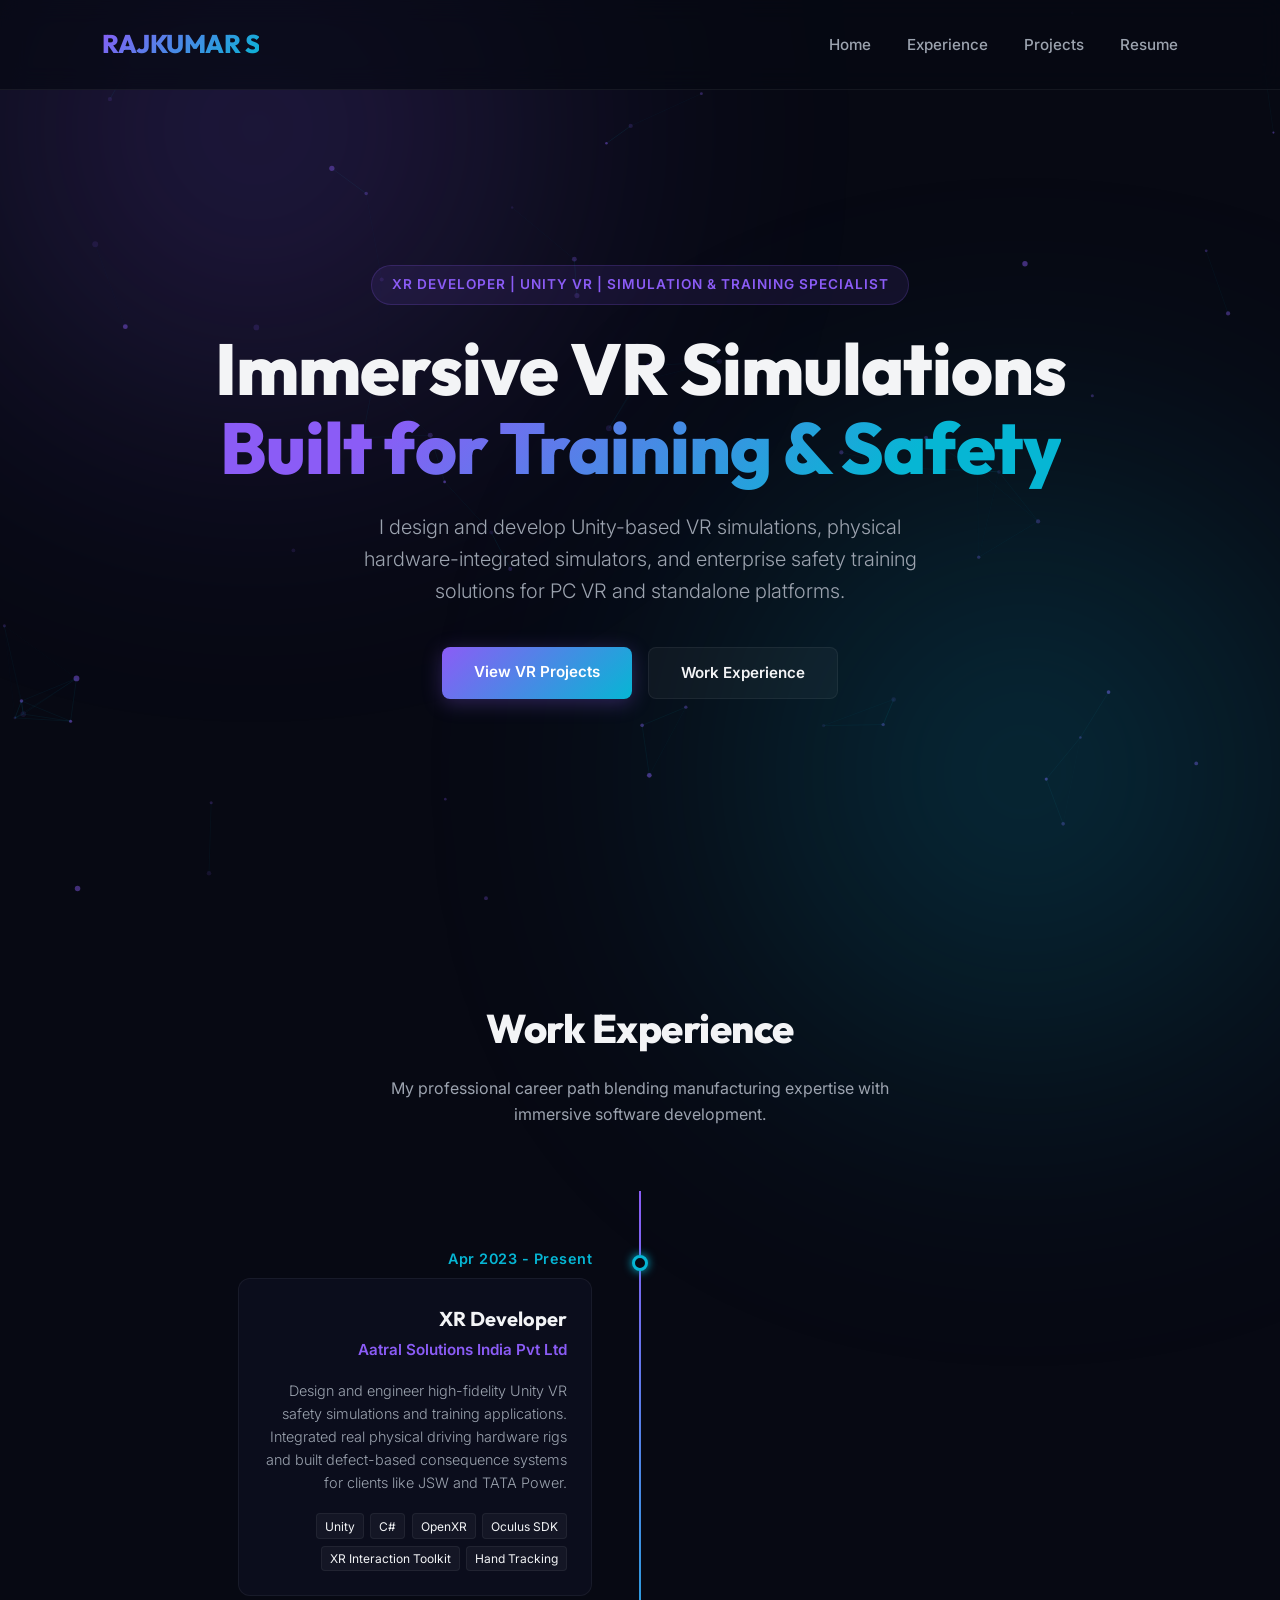
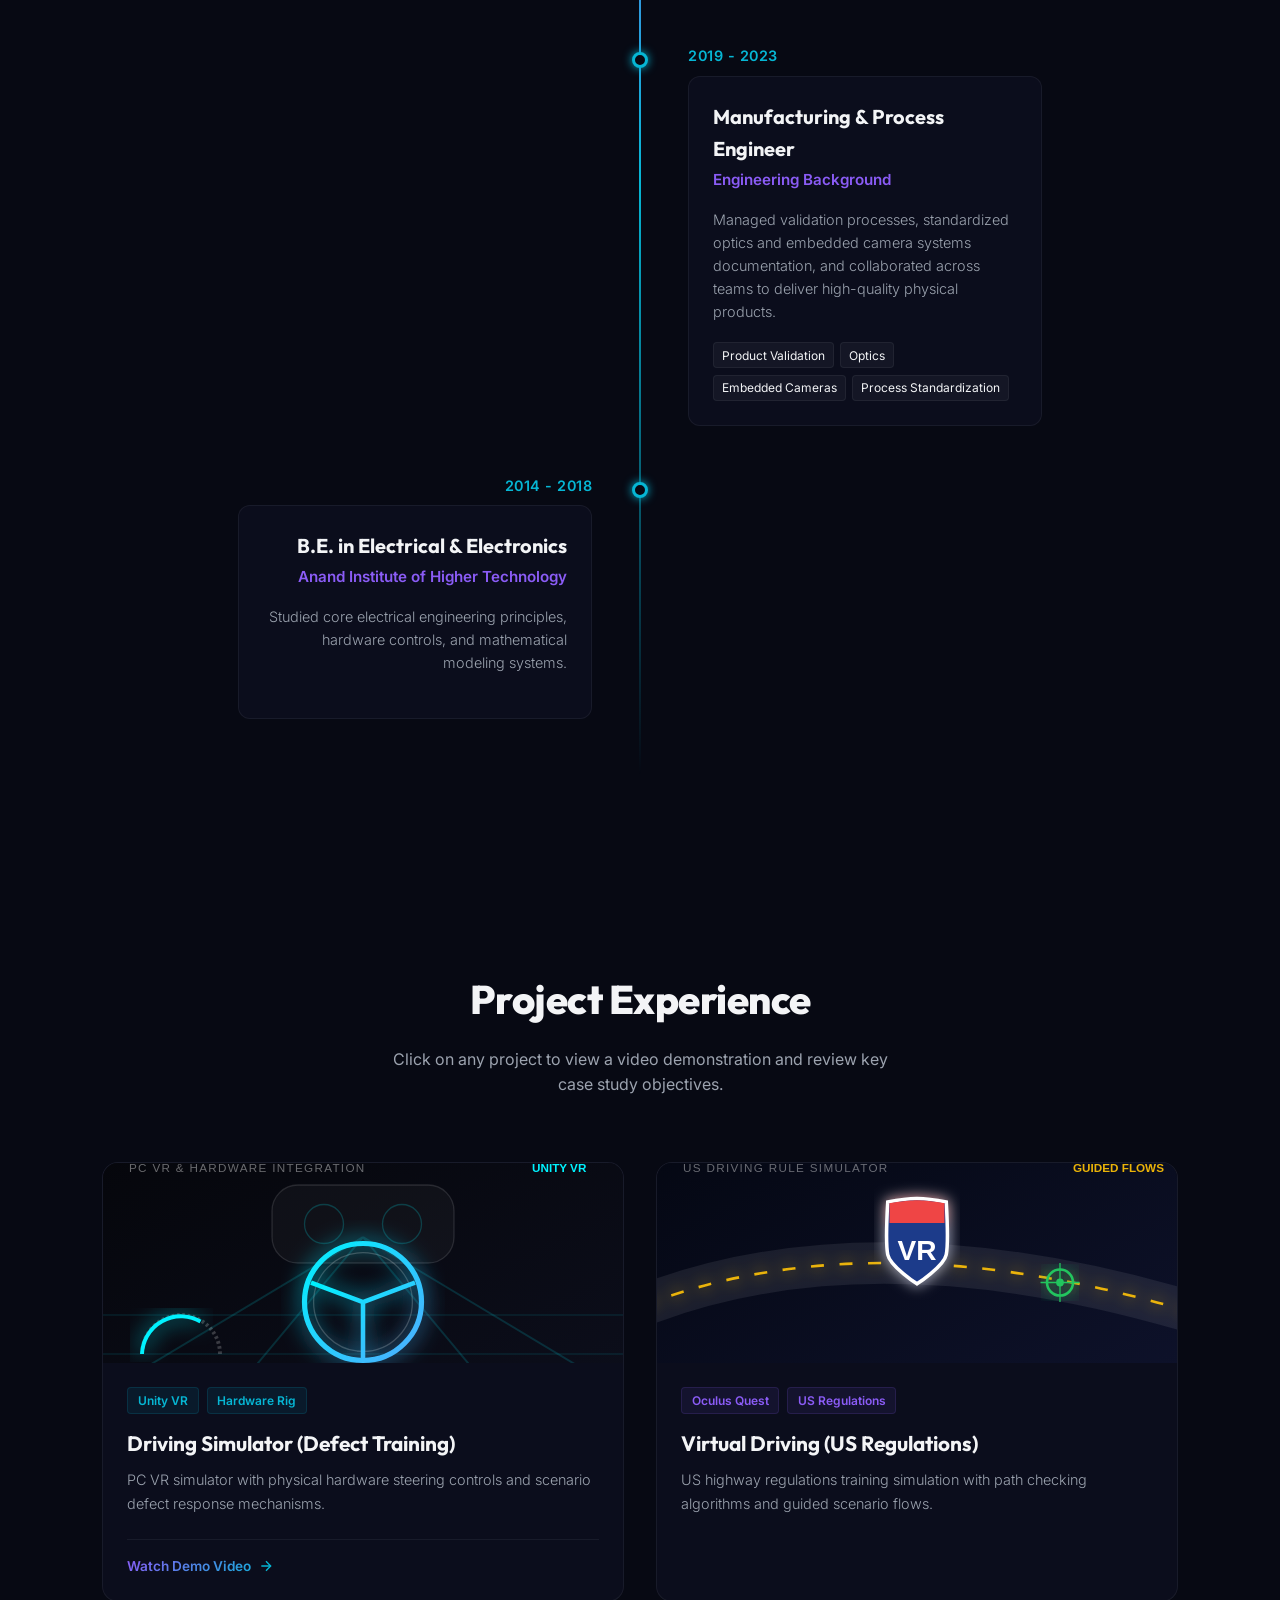
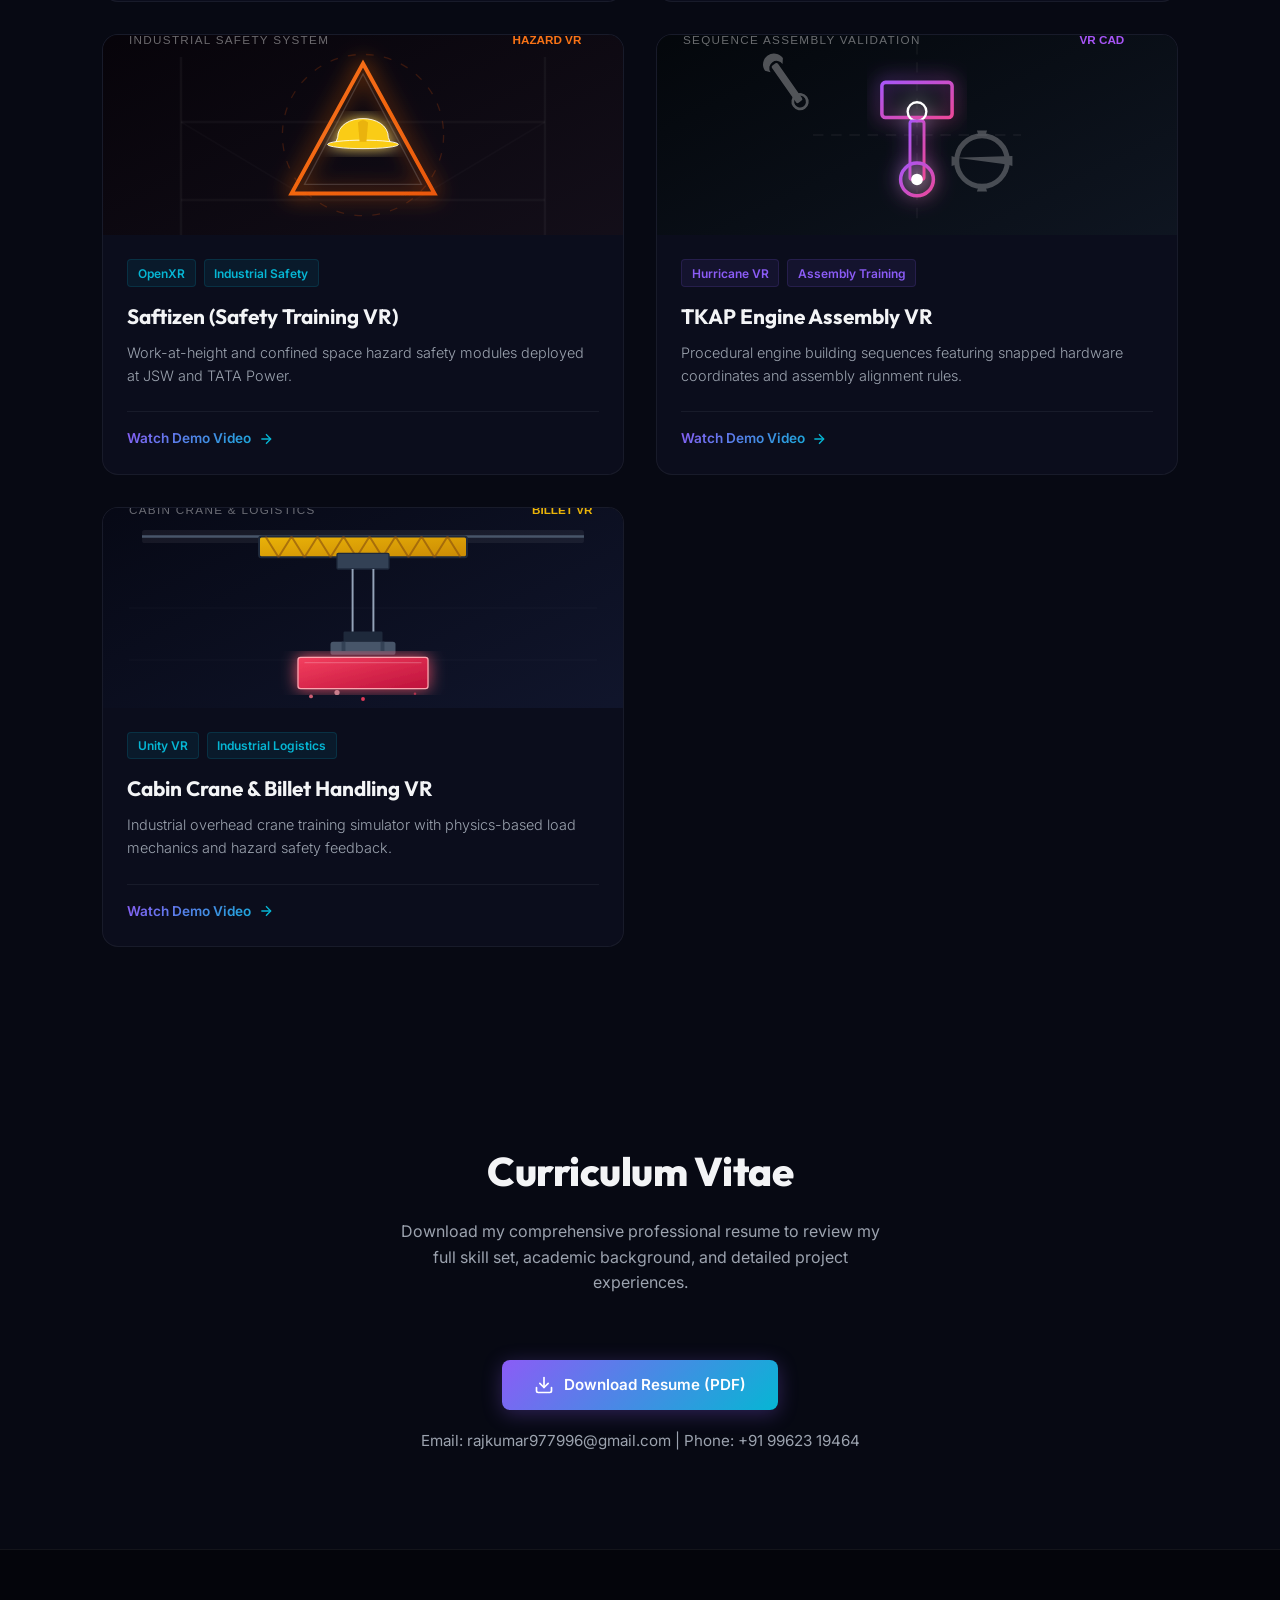
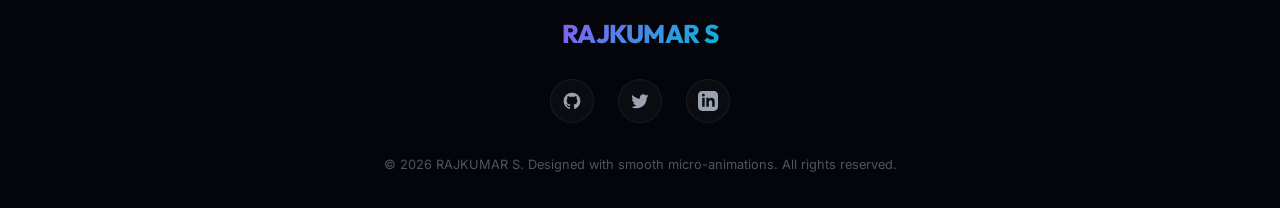
<file: index.html>
<!DOCTYPE html>
<html lang="en">

<head>
    <meta charset="UTF-8">
    <meta name="viewport" content="width=device-width, initial-scale=1.0">
    <title>Rajkumar S | XR Developer Portfolio</title>
    <meta name="description"
        content="Explore interactive Unity VR simulations, industrial safety modules, and hardware-integrated simulators developed by Rajkumar S.">
    <link rel="stylesheet" href="style.css">
</head>

<body>

    <!-- Canvas for interactive background particles -->
    <canvas id="particle-canvas"></canvas>

    <!-- Glowing ambient background blobs -->
    <div class="ambient-glow glow-1"></div>
    <div class="ambient-glow glow-2"></div>

    <!-- Header Navigation -->
    <header>
        <a href="#" class="logo">RAJKUMAR S</a>
        <nav>
            <a href="#hero">Home</a>
            <a href="#experience">Experience</a>
            <a href="#projects">Projects</a>
            <a href="#resume">Resume</a>
        </nav>
    </header>

    <!-- Hero Section -->
    <section id="hero" class="hero">
        <div class="badge">XR Developer | Unity VR | Simulation &amp; Training Specialist</div>
        <h1>Immersive VR Simulations<br><span class="gradient-text">Built for Training &amp; Safety</span></h1>
        <p>I design and develop Unity-based VR simulations, physical hardware-integrated simulators, and enterprise
            safety training solutions for PC VR and standalone platforms.</p>
        <div class="cta-group">
            <a href="#projects" class="btn btn-primary">View VR Projects</a>
            <a href="#experience" class="btn btn-secondary">Work Experience</a>
        </div>
    </section>

    <!-- Experience Section -->
    <section id="experience">
        <div class="section-header reveal">
            <h2>Work Experience</h2>
            <p>My professional career path blending manufacturing expertise with immersive software development.</p>
        </div>

        <div class="timeline">
            <!-- Timeline Item 1 -->
            <div class="timeline-item reveal">
                <div class="timeline-dot"></div>
                <div class="timeline-date">Apr 2023 - Present</div>
                <div class="timeline-content">
                    <h3>XR Developer</h3>
                    <div class="company-name">Aatral Solutions India Pvt Ltd</div>
                    <p class="experience-desc">Design and engineer high-fidelity Unity VR safety simulations and
                        training applications. Integrated real physical driving hardware rigs and built defect-based
                        consequence systems for clients like JSW and TATA Power.</p>
                    <div class="tech-tags">
                        <span class="tech-tag">Unity</span>
                        <span class="tech-tag">C#</span>
                        <span class="tech-tag">OpenXR</span>
                        <span class="tech-tag">Oculus SDK</span>
                        <span class="tech-tag">XR Interaction Toolkit</span>
                        <span class="tech-tag">Hand Tracking</span>
                    </div>
                </div>
            </div>

            <!-- Timeline Item 2 -->
            <div class="timeline-item reveal">
                <div class="timeline-dot"></div>
                <div class="timeline-date">2019 - 2023</div>
                <div class="timeline-content">
                    <h3>Manufacturing &amp; Process Engineer</h3>
                    <div class="company-name">Engineering Background</div>
                    <p class="experience-desc">Managed validation processes, standardized optics and embedded camera
                        systems documentation, and collaborated across teams to deliver high-quality physical products.
                    </p>
                    <div class="tech-tags">
                        <span class="tech-tag">Product Validation</span>
                        <span class="tech-tag">Optics</span>
                        <span class="tech-tag">Embedded Cameras</span>
                        <span class="tech-tag">Process Standardization</span>
                    </div>
                </div>
            </div>

            <!-- Timeline Item 3 -->
            <div class="timeline-item reveal">
                <div class="timeline-dot"></div>
                <div class="timeline-date">2014 - 2018</div>
                <div class="timeline-content">
                    <h3>B.E. in Electrical &amp; Electronics</h3>
                    <div class="company-name">Anand Institute of Higher Technology</div>
                    <p class="experience-desc">Studied core electrical engineering principles, hardware controls, and
                        mathematical modeling systems.</p>
                </div>
            </div>
        </div>
    </section>

    <!-- Projects Grid Section -->
    <section id="projects">
        <div class="section-header reveal">
            <h2>Project Experience</h2>
            <p>Click on any project to view a video demonstration and review key case study objectives.</p>
        </div>

        <div class="projects-grid">
            <!-- Project Card 1 -->
            <div class="project-card reveal"
                data-video-src="https://github.com/RajXR-art/Portfolio/releases/download/TKAPDrivingDefectSimulator/TkapDrivingSimulator.mp4"
                data-project-title="Driving Simulator"
                data-project-desc="A PC VR driving simulation integrating real vehicle physical hardware controllers. Features scenario-based training pipelines alongside an intelligent defect-based consequence system to deliver instant behavioral feedback.">
                <div class="card-media">
                    <img src="driving_simulator.svg" alt="VR Driving Simulator" id="img-driving">
                    <div class="media-overlay">
                        <div class="play-badge">
                            <svg viewBox="0 0 24 24" width="24" height="24">
                                <path d="M8 5v14l11-7z" />
                            </svg>
                        </div>
                    </div>
                </div>
                <div class="card-content">
                    <div class="card-tags">
                        <span class="card-tag">Unity VR</span>
                        <span class="card-tag">Hardware Rig</span>
                    </div>
                    <h3>Driving Simulator (Defect Training)</h3>
                    <p>PC VR simulator with physical hardware steering controls and scenario defect response mechanisms.
                    </p>
                    <div class="card-footer">
                        <span class="watch-text">
                            Watch Demo Video
                            <svg viewBox="0 0 24 24" width="16" height="16" fill="none" stroke="currentColor"
                                stroke-width="2">
                                <line x1="5" y1="12" x2="19" y2="12"></line>
                                <polyline points="12 5 19 12 12 19"></polyline>
                            </svg>
                        </span>
                    </div>
                </div>
            </div>

            <!-- Project Card 2 (No Video) -->
            <div class="project-card reveal">
                <div class="card-media">
                    <img src="us_driving.svg" alt="US Road Rules Simulator" id="img-us-driving">
                </div>
                <div class="card-content">
                    <div class="card-tags">
                        <span class="card-tag">Oculus Quest</span>
                        <span class="card-tag">US Regulations</span>
                    </div>
                    <h3>Virtual Driving (US Regulations)</h3>
                    <p>US highway regulations training simulation with path checking algorithms and guided scenario
                        flows.</p>
                </div>
            </div>

            <!-- Project Card 3 -->
            <div class="project-card reveal"
                data-video-src="https://github.com/RajXR-art/Portfolio/releases/download/Safetizen/Saftizen.mp4"
                data-project-title="Saftizen - Industrial Safety"
                data-project-desc="Immersive hazard identification and procedure practice suites built for JSW and TATA Power. Covers high-risk operations including Work at Height, Confined Space navigation, and shopfloor checklists.">
                <div class="card-media">
                    <img src="saftizen.svg" alt="Saftizen Safety Simulator" id="img-saftizen">
                    <div class="media-overlay">
                        <div class="play-badge">
                            <svg viewBox="0 0 24 24" width="24" height="24">
                                <path d="M8 5v14l11-7z" />
                            </svg>
                        </div>
                    </div>
                </div>
                <div class="card-content">
                    <div class="card-tags">
                        <span class="card-tag">OpenXR</span>
                        <span class="card-tag">Industrial Safety</span>
                    </div>
                    <h3>Saftizen (Safety Training VR)</h3>
                    <p>Work-at-height and confined space hazard safety modules deployed at JSW and TATA Power.</p>
                    <div class="card-footer">
                        <span class="watch-text">
                            Watch Demo Video
                            <svg viewBox="0 0 24 24" width="16" height="16" fill="none" stroke="currentColor"
                                stroke-width="2">
                                <line x1="5" y1="12" x2="19" y2="12"></line>
                                <polyline points="12 5 19 12 12 19"></polyline>
                            </svg>
                        </span>
                    </div>
                </div>
            </div>

            <!-- Project Card 4 -->
            <div class="project-card reveal"
                data-video-src="https://github.com/RajXR-art/Portfolio/releases/download/TkapEngineAssembly/TKAP.Engine.Assembly.mp4"
                data-project-title="TKAP Assembly Training"
                data-project-desc="Procedural engine assembly sequence validation system. Developed using Hurricane VR framework to allow fine-grained mechanical assembly tasks, alignment snapping, and process sequence validation checkouts.">
                <div class="card-media">
                    <img src="engine_assembly.svg" alt="Assembly Assembly Simulator" id="img-tkap">
                    <div class="media-overlay">
                        <div class="play-badge">
                            <svg viewBox="0 0 24 24" width="24" height="24">
                                <path d="M8 5v14l11-7z" />
                            </svg>
                        </div>
                    </div>
                </div>
                <div class="card-content">
                    <div class="card-tags">
                        <span class="card-tag">Hurricane VR</span>
                        <span class="card-tag">Assembly Training</span>
                    </div>
                    <h3>TKAP Engine Assembly VR</h3>
                    <p>Procedural engine building sequences featuring snapped hardware coordinates and assembly
                        alignment rules.</p>
                    <div class="card-footer">
                        <span class="watch-text">
                            Watch Demo Video
                            <svg viewBox="0 0 24 24" width="16" height="16" fill="none" stroke="currentColor"
                                stroke-width="2">
                                <line x1="5" y1="12" x2="19" y2="12"></line>
                                <polyline points="12 5 19 12 12 19"></polyline>
                            </svg>
                        </span>
                    </div>
                </div>
            </div>

            <!-- Project Card 5 -->
            <div class="project-card reveal"
                data-video-src="https://github.com/RajXR-art/Portfolio/releases/download/CraneSimulator/Crane.simulator.mp4"
                data-project-title="Cabin Crane &amp; Billet Handling VR"
                data-project-desc="Interactive overhead cabin crane simulation for industrial steel plant operations. Features realistic crane physical controls, billet hoisting mechanics, collision alerts, and safety check procedures.">
                <div class="card-media">
                    <img src="cabin_crane.svg" alt="Cabin Crane Simulator" id="img-cabin-crane">
                    <div class="media-overlay">
                        <div class="play-badge">
                            <svg viewBox="0 0 24 24" width="24" height="24">
                                <path d="M8 5v14l11-7z" />
                            </svg>
                        </div>
                    </div>
                </div>
                <div class="card-content">
                    <div class="card-tags">
                        <span class="card-tag">Unity VR</span>
                        <span class="card-tag">Industrial Logistics</span>
                    </div>
                    <h3>Cabin Crane &amp; Billet Handling VR</h3>
                    <p>Industrial overhead crane training simulator with physics-based load mechanics and hazard safety
                        feedback.</p>
                    <div class="card-footer">
                        <span class="watch-text">
                            Watch Demo Video
                            <svg viewBox="0 0 24 24" width="16" height="16" fill="none" stroke="currentColor"
                                stroke-width="2">
                                <line x1="5" y1="12" x2="19" y2="12"></line>
                                <polyline points="12 5 19 12 12 19"></polyline>
                            </svg>
                        </span>
                    </div>
                </div>
            </div>
        </div>
    </section>

    <!-- Custom Video Modal -->
    <div class="modal-overlay" id="video-modal">
        <div class="modal-container">
            <div class="modal-header">
                <div class="modal-title-area">
                    <h3 id="modal-project-title">Project Reference Video</h3>
                    <p id="modal-project-tag">Interactive Case Study Showcase</p>
                </div>
                <button class="close-modal" id="close-modal-btn" aria-label="Close modal">
                    <svg viewBox="0 0 24 24" width="18" height="18" fill="none" stroke="currentColor" stroke-width="2">
                        <line x1="18" y1="6" x2="6" y2="18"></line>
                        <line x1="6" y1="6" x2="18" y2="18"></line>
                    </svg>
                </button>
            </div>

            <!-- Custom Video Player Wrapper -->
            <div class="video-wrapper paused" id="video-wrapper">
                <video id="showcase-video" playsinline webkit-playsinline>
                    <source src="" type="video/mp4">
                    Your browser does not support the video tag.
                </video>

                <!-- Center Big Play Button Overlay -->
                <div class="big-play-btn" id="big-play-btn">
                    <svg viewBox="0 0 24 24" width="30" height="30">
                        <path d="M8 5v14l11-7z" fill="currentColor" />
                    </svg>
                </div>

                <!-- Custom Overlay Controls -->
                <div class="video-controls">
                    <div class="timeline-container" id="timeline-container">
                        <div class="timeline-bar" id="timeline-bar">
                            <div class="timeline-handle"></div>
                        </div>
                    </div>
                    <div class="controls-row">
                        <div class="controls-left">
                            <button class="control-btn" id="play-pause-btn" aria-label="Play">
                                <svg viewBox="0 0 24 24" id="play-icon">
                                    <path d="M8 5v14l11-7z" />
                                </svg>
                                <svg viewBox="0 0 24 24" id="pause-icon" style="display:none;">
                                    <path d="M6 19h4V5H6v14zm8-14v14h4V5h-4z" />
                                </svg>
                            </button>
                            <div class="volume-container">
                                <button class="control-btn" id="mute-btn" aria-label="Mute">
                                    <svg viewBox="0 0 24 24" id="volume-high-icon">
                                        <path
                                            d="M3 9v6h4l5 5V4L7 9H3zm13.5 3c0-1.77-1.02-3.29-2.5-4.03v8.05c1.48-.73 2.5-2.25 2.5-4.02zM14 3.23v2.06c2.89.86 5 3.54 5 6.71s-2.11 5.85-5 6.71v2.06c4.01-.91 7-4.49 7-8.77s-2.99-7.86-7-8.77z" />
                                    </svg>
                                    <svg viewBox="0 0 24 24" id="volume-muted-icon" style="display:none;">
                                        <path
                                            d="M16.5 12c0-1.77-1.02-3.29-2.5-4.03v2.21l2.45 2.45c.03-.21.05-.42.05-.63zm2.5 0c0 .94-.2 1.82-.54 2.64l1.51 1.51C20.63 14.91 21 13.5 21 12c0-4.28-2.99-7.86-7-8.77v2.06c2.89.86 5 3.54 5 6.71zM4.27 3L3 4.27 7.73 9H3v6h4l5 5v-6.73l4.25 4.25c-.67.52-1.42.93-2.25 1.18v2.06c1.38-.31 2.63-.95 3.69-1.81L19.73 21 21 19.73l-9-9L4.27 3zM12 4L9.91 6.09 12 8.18V4z" />
                                    </svg>
                                </button>
                                <input type="range" class="volume-slider" id="volume-slider" min="0" max="1" step="0.05"
                                    value="1">
                            </div>
                            <span class="time-display">
                                <span id="current-time">0:00</span> / <span id="duration">0:00</span>
                            </span>
                        </div>
                        <div class="controls-right">
                            <button class="control-btn" id="fullscreen-btn" aria-label="Fullscreen">
                                <svg viewBox="0 0 24 24">
                                    <path
                                        d="M7 14H5v5h5v-2H7v-3zm-2-4h2V7h3V5H5v5zm12 7h-3v2h5v-5h-2v3zM14 5v2h3v3h2V5h-5z" />
                                </svg>
                            </button>
                        </div>
                    </div>
                </div>
            </div>

            <!-- Case Study Text Area -->
            <div class="modal-details">
                <h4>Project Case Study Overview</h4>
                <p id="modal-project-desc">Detailed analytics description about the performance achievements and
                    frameworks of this design system module.</p>
            </div>
        </div>
    </div>

    <!-- Resume Download Section -->
    <section id="resume" class="reveal">
        <div class="section-header">
            <h2>Curriculum Vitae</h2>
            <p>Download my comprehensive professional resume to review my full skill set, academic background, and
                detailed project experiences.</p>
        </div>
        <div style="text-align: center; display: flex; flex-direction: column; align-items: center; gap: 1.2rem;">
            <a href="Resume/RajkumarSResume.pdf" download class="btn btn-primary"
                style="display: inline-flex; align-items: center; gap: 0.6rem; text-decoration: none;">
                <svg viewBox="0 0 24 24" width="20" height="20" fill="none" stroke="currentColor" stroke-width="2"
                    stroke-linecap="round" stroke-linejoin="round" style="vertical-align: middle;">
                    <path d="M21 15v4a2 2 0 0 1-2 2H5a2 2 0 0 1-2-2v-4"></path>
                    <polyline points="7 10 12 15 17 10"></polyline>
                    <line x1="12" y1="15" x2="12" y2="3"></line>
                </svg>
                Download Resume (PDF)
            </a>
            <p style="color: var(--text-muted); font-size: 0.95rem;">Email: rajkumar977996@gmail.com | Phone: +91 99623
                19464</p>
        </div>
    </section>

    <footer>
        <div class="footer-content">
            <a href="#" class="logo">RAJKUMAR S</a>
            <div class="social-links">
                <a href="#" class="social-icon" aria-label="GitHub">
                    <svg viewBox="0 0 24 24" width="20" height="20" fill="currentColor">
                        <path
                            d="M12 2A10 10 0 0 0 2 12c0 4.42 2.87 8.17 6.84 9.5.5.08.66-.23.66-.5v-1.69c-2.77.6-3.36-1.34-3.36-1.34-.46-1.16-1.11-1.47-1.11-1.47-.9-.62.07-.6.07-.6 1 .07 1.53 1.03 1.53 1.03.9 1.52 2.34 1.07 2.91.83.09-.65.35-1.09.63-1.34-2.22-.25-4.55-1.11-4.55-4.92 0-1.11.38-2 1.03-2.71-.1-.25-.45-1.29.1-2.64 0 0 .84-.27 2.75 1.02.79-.22 1.65-.33 2.5-.33.85 0 1.71.11 2.5.33 1.91-1.29 2.75-1.02 2.75-1.02.55 1.35.2 2.39.1 2.64.65.71 1.03 1.6 1.03 2.71 0 3.82-2.34 4.66-4.57 4.91.36.31.69.92.69 1.85V21c0 .27.16.59.67.5C19.14 20.16 22 16.42 22 12A10 10 0 0 0 12 2z" />
                    </svg>
                </a>
                <a href="#" class="social-icon" aria-label="Twitter">
                    <svg viewBox="0 0 24 24" width="20" height="20" fill="currentColor">
                        <path
                            d="M22.46 6c-.77.35-1.6.58-2.46.69.88-.53 1.56-1.37 1.88-2.38-.83.5-1.75.85-2.72 1.05C18.37 4.5 17.26 4 16 4c-2.35 0-4.27 1.92-4.27 4.29 0 .34.04.67.11.98C8.28 9.09 5.11 7.38 3 4.79c-.37.63-.58 1.37-.58 2.15 0 1.48.75 2.78 1.9 3.55-.7 0-1.36-.2-1.94-.53v.05c0 2.03 1.44 3.73 3.37 4.12-.35.1-.73.15-1.12.15-.27 0-.54-.03-.8-.08.53 1.67 2.09 2.89 3.93 2.92-1.44 1.13-3.26 1.81-5.24 1.81-.34 0-.67-.02-1-.06 1.87 1.2 4.1 1.9 6.47 1.9 7.78 0 12.03-6.44 12.03-12.03 0-.18 0-.37-.01-.55.83-.6 1.54-1.35 2.1-2.2z" />
                    </svg>
                </a>
                <a href="#" class="social-icon" aria-label="LinkedIn">
                    <svg viewBox="0 0 24 24" width="20" height="20" fill="currentColor">
                        <path
                            d="M19 0h-14c-2.761 0-5 2.239-5 5v14c0 2.761 2.239 5 5 5h14c2.762 0 5-2.239 5-5v-14c0-2.761-2.238-5-5-5zm-11 19h-3v-11h3v11zm-1.5-12.268c-.966 0-1.75-.79-1.75-1.764s.784-1.764 1.75-1.764 1.75.79 1.75 1.764-.783 1.764-1.75 1.764zm13.5 12.268h-3v-5.604c0-3.368-4-3.113-4 0v5.604h-3v-11h3v1.765c1.396-2.586 7-2.777 7 2.476v6.759z" />
                    </svg>
                </a>
            </div>
        </div>
        <div class="footer-bottom">
            <p>&copy; 2026 RAJKUMAR S. Designed with smooth micro-animations. All rights reserved.</p>
        </div>
    </footer>

    <script src="script.js"></script>
</body>

</html>
</file>
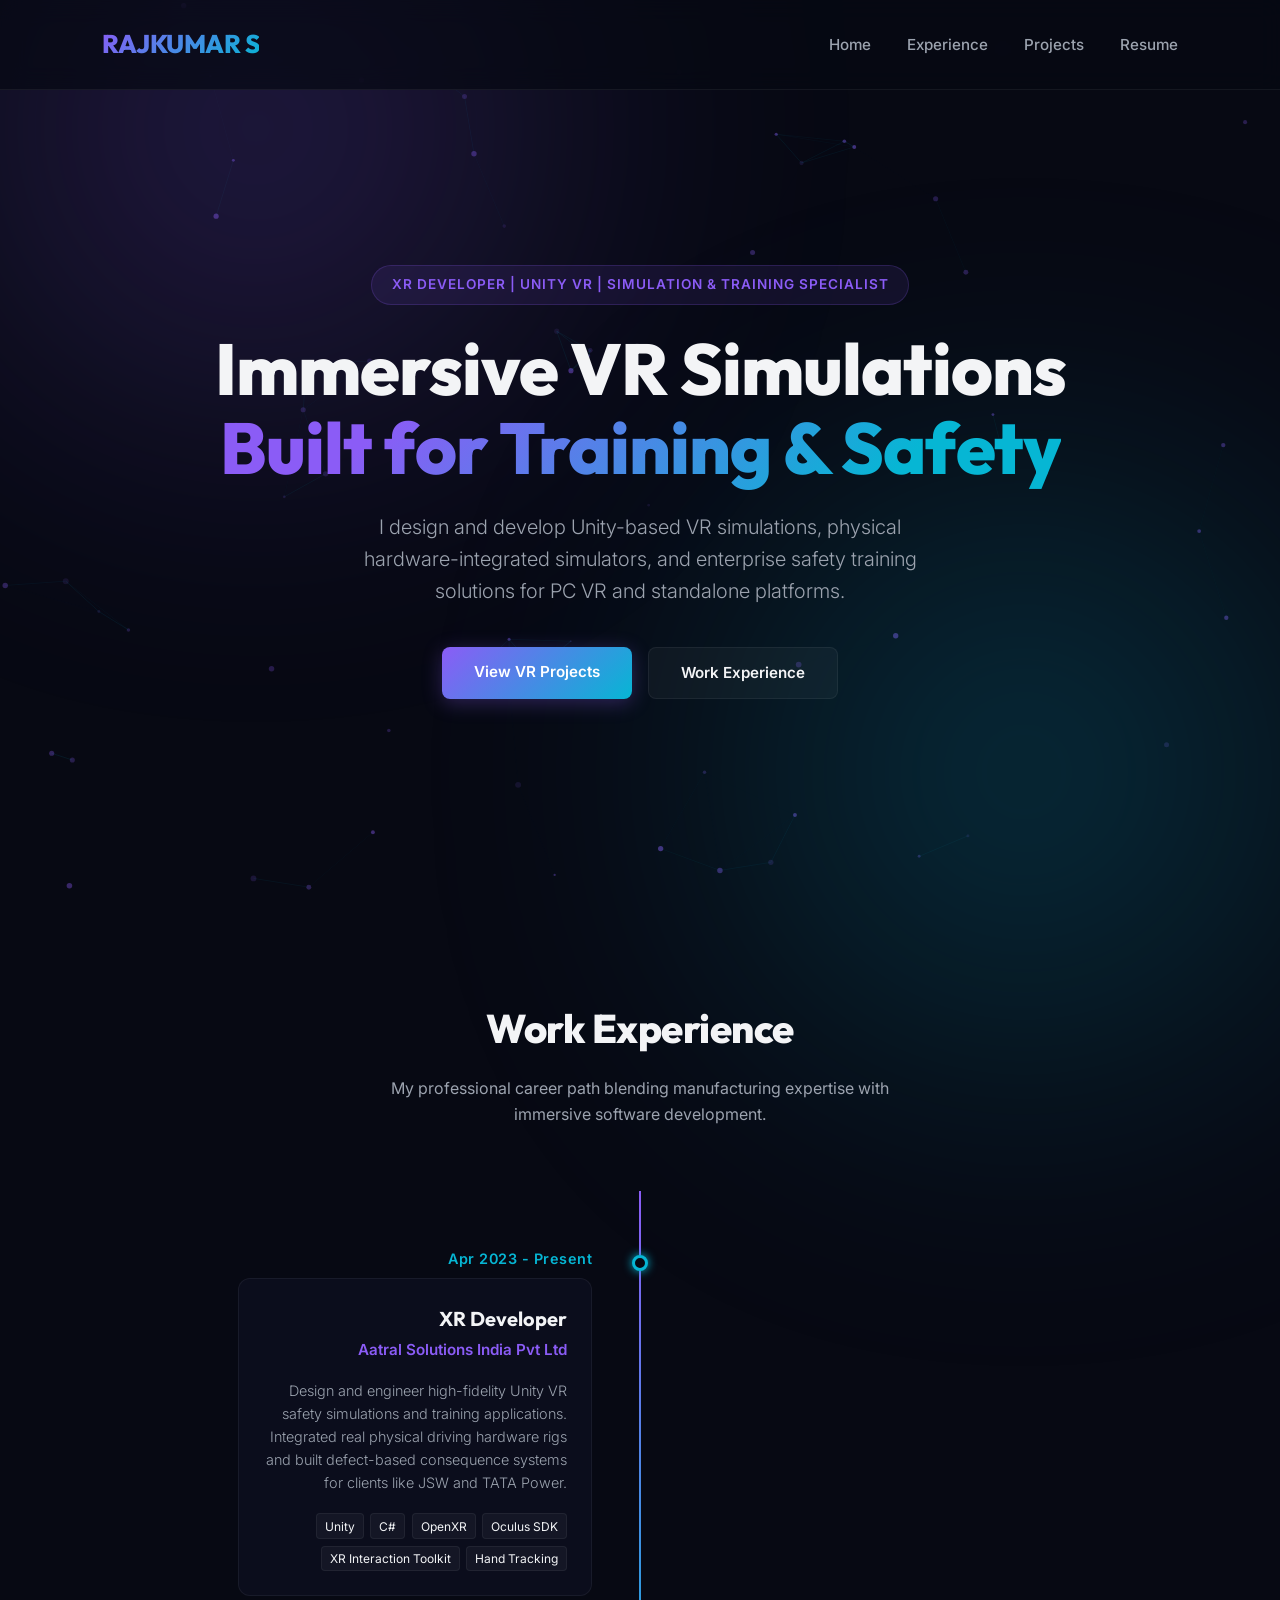
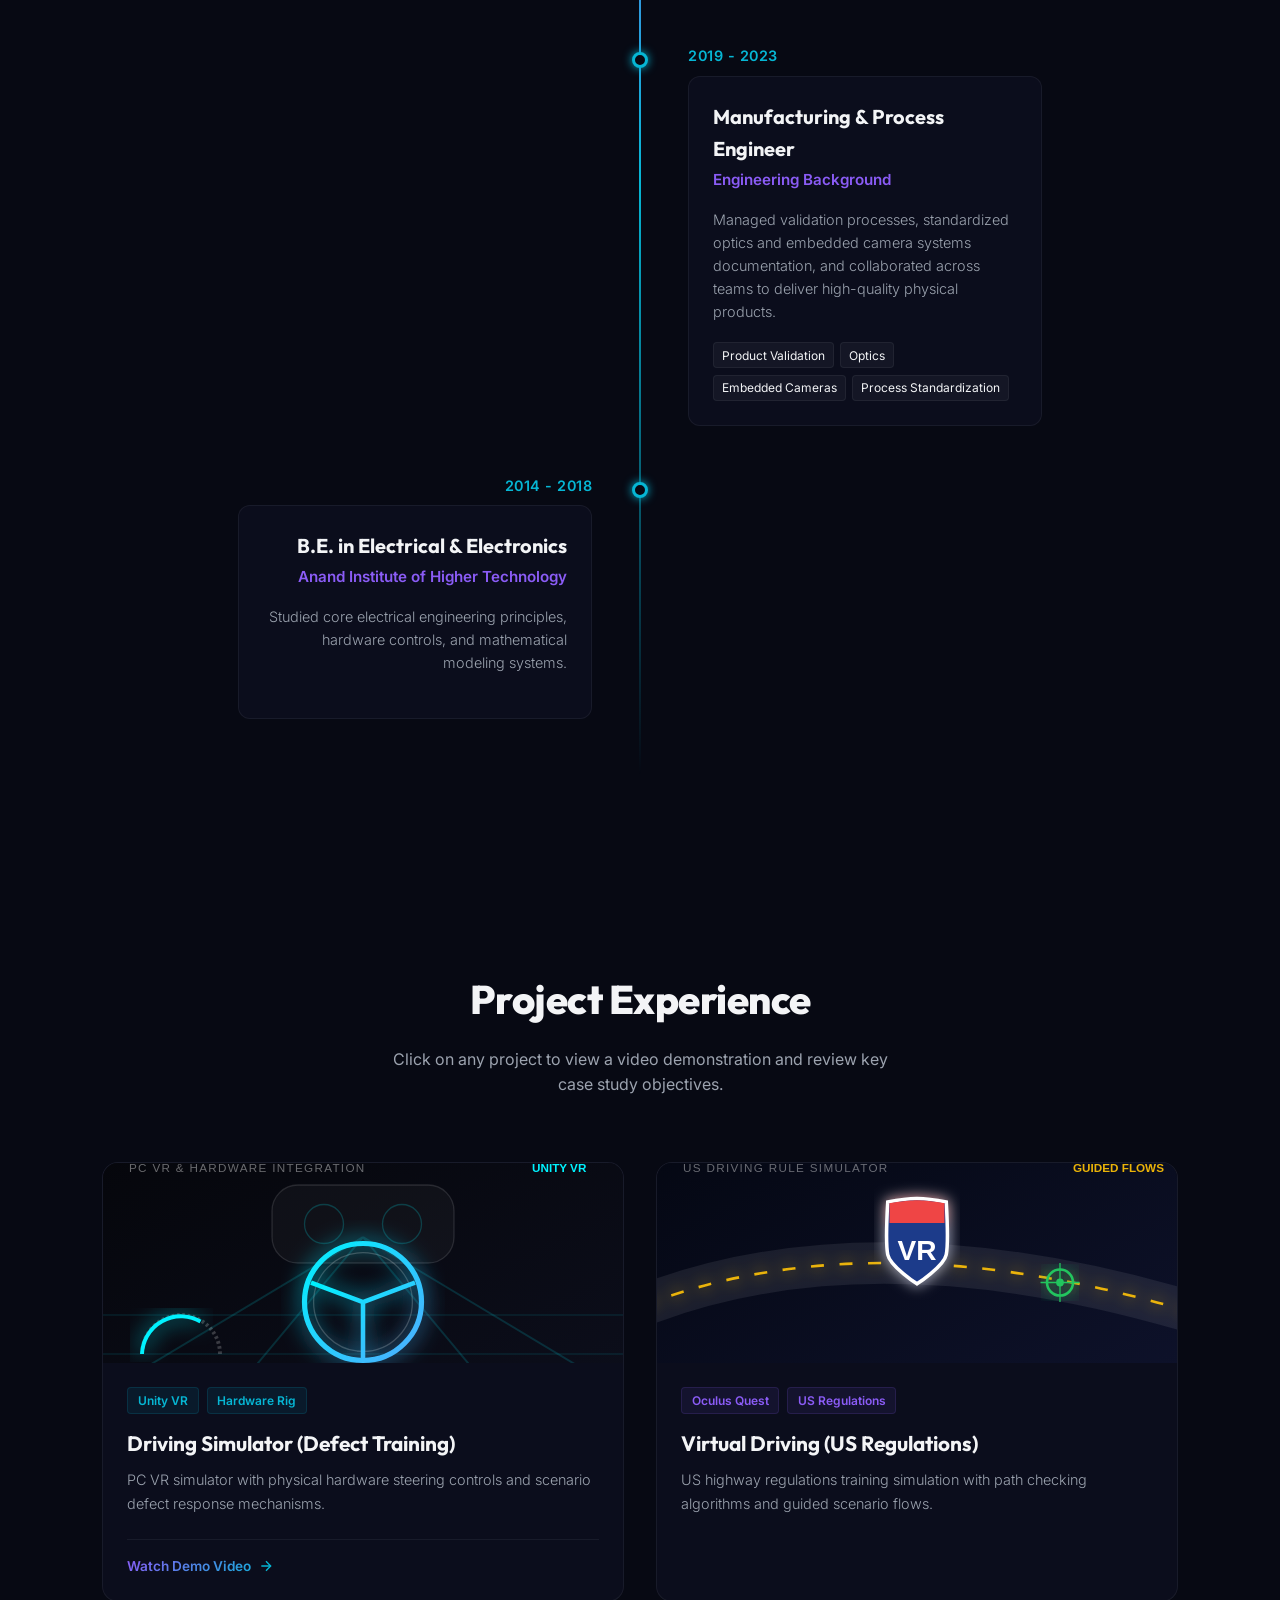
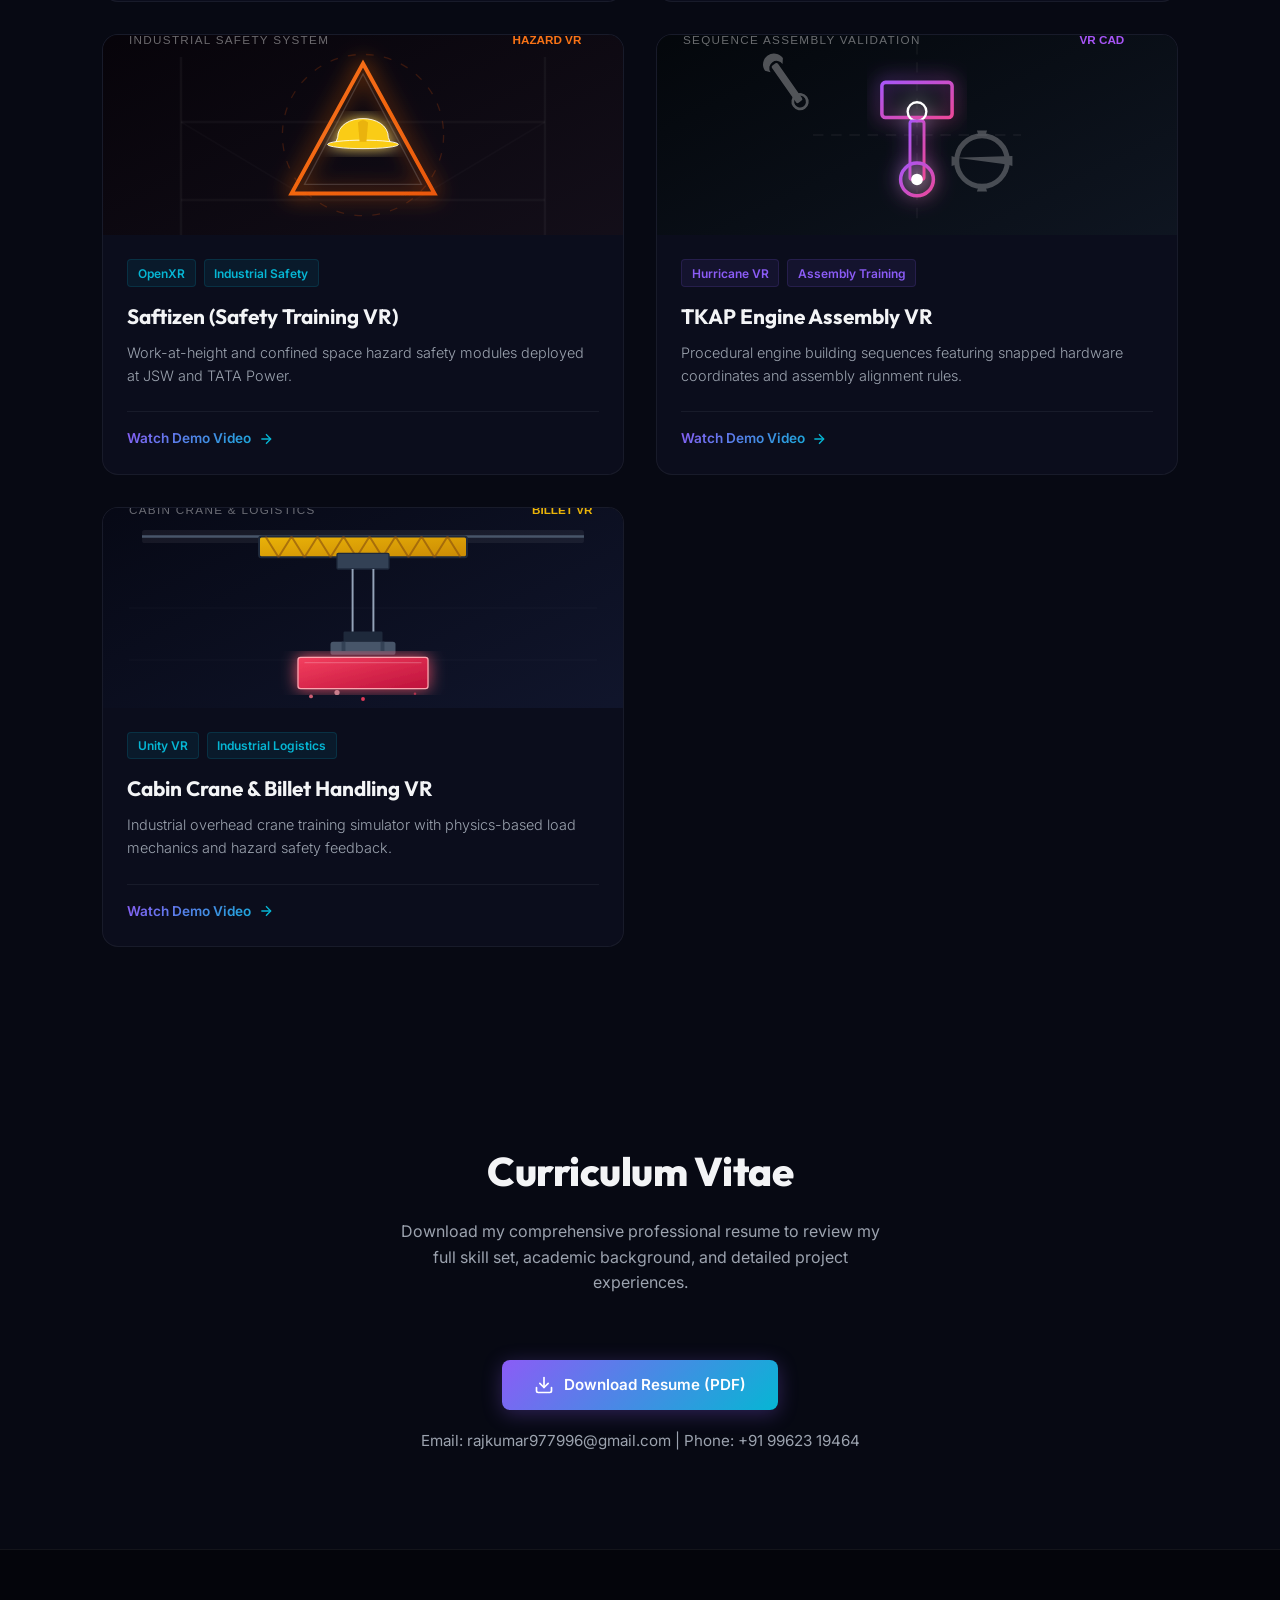
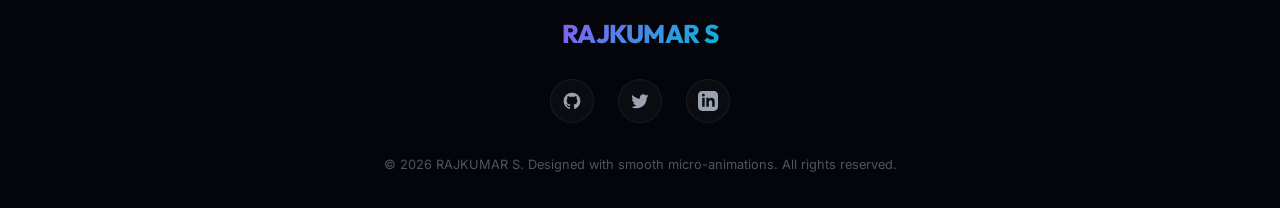
<file: iisstart.htm>
<!DOCTYPE html>
<html>
<head>
    <meta http-equiv="refresh" content="0; url=index.html">
    <script type="text/javascript">
        window.location.href = "index.html"
    </script>
    <title>Redirecting...</title>
</head>
<body>
    <p>Redirecting to <a href="index.html">Portfolio</a>...</p>
</body>
</html>
</file>
<file: style.css>
@import url('https://fonts.googleapis.com/css2?family=Inter:wght@300;400;500;600&family=Outfit:wght@400;600;700;800&display=swap');

:root {
    --bg-dark: #070913;
    --bg-card: rgba(13, 17, 33, 0.7);
    --bg-card-hover: rgba(20, 26, 48, 0.8);
    --border-color: rgba(255, 255, 255, 0.06);
    --border-hover: rgba(139, 92, 246, 0.4);
    --color-primary: #8b5cf6;
    --color-secondary: #06b6d4;
    --color-accent: #f43f5e;
    --text-main: #f3f4f6;
    --text-muted: #9ca3af;
    --glow-primary: rgba(139, 92, 246, 0.15);
    --glow-secondary: rgba(6, 118, 212, 0.15);
    --transition-smooth: all 0.4s cubic-bezier(0.16, 1, 0.3, 1);
    --font-heading: 'Outfit', sans-serif;
    --font-body: 'Inter', sans-serif;
}

* {
    margin: 0;
    padding: 0;
    box-sizing: border-box;
    scroll-behavior: smooth;
}

body {
    background-color: var(--bg-dark);
    color: var(--text-main);
    font-family: var(--font-body);
    overflow-x: hidden;
    line-height: 1.6;
}

/* Background Canvas & Glows */
#particle-canvas {
    position: fixed;
    top: 0;
    left: 0;
    width: 100%;
    height: 100%;
    z-index: -2;
    pointer-events: none;
}

.ambient-glow {
    position: fixed;
    width: 60vw;
    height: 60vw;
    border-radius: 50%;
    filter: blur(140px);
    z-index: -1;
    opacity: 0.35;
    pointer-events: none;
}

.glow-1 {
    top: -20vw;
    left: -10vw;
    background: radial-gradient(circle, var(--color-primary) 0%, transparent 70%);
    animation: floatGlow 18s ease-in-out infinite alternate;
}

.glow-2 {
    bottom: -20vw;
    right: -10vw;
    background: radial-gradient(circle, var(--color-secondary) 0%, transparent 70%);
    animation: floatGlow 22s ease-in-out infinite alternate-reverse;
}

@keyframes floatGlow {
    0% { transform: translate(0, 0) scale(1); }
    100% { transform: translate(80px, 40px) scale(1.15); }
}

/* Header & Navigation */
header {
    position: fixed;
    top: 0;
    left: 0;
    width: 100%;
    padding: 1.5rem 8%;
    background: rgba(7, 9, 19, 0.7);
    backdrop-filter: blur(12px);
    -webkit-backdrop-filter: blur(12px);
    border-bottom: 1px solid var(--border-color);
    display: flex;
    justify-content: space-between;
    align-items: center;
    z-index: 100;
}

.logo {
    font-family: var(--font-heading);
    font-size: 1.6rem;
    font-weight: 800;
    background: linear-gradient(135deg, var(--color-primary), var(--color-secondary));
    -webkit-background-clip: text;
    -webkit-text-fill-color: transparent;
    letter-spacing: -0.5px;
    text-decoration: none;
}

nav a {
    color: var(--text-muted);
    text-decoration: none;
    margin-left: 2rem;
    font-size: 0.95rem;
    font-weight: 500;
    transition: var(--transition-smooth);
    position: relative;
}

nav a::after {
    content: '';
    position: absolute;
    bottom: -6px;
    left: 0;
    width: 0;
    height: 2px;
    background: linear-gradient(90deg, var(--color-primary), var(--color-secondary));
    transition: var(--transition-smooth);
}

nav a:hover {
    color: var(--text-main);
}

nav a:hover::after {
    width: 100%;
}

/* Hero Section */
.hero {
    min-height: 100vh;
    display: flex;
    flex-direction: column;
    justify-content: center;
    align-items: center;
    padding: 8rem 8% 4rem;
    text-align: center;
    position: relative;
}

.badge {
    background: rgba(139, 92, 246, 0.1);
    border: 1px solid rgba(139, 92, 246, 0.2);
    padding: 0.5rem 1.2rem;
    border-radius: 9999px;
    font-size: 0.85rem;
    font-weight: 600;
    color: var(--color-primary);
    margin-bottom: 1.5rem;
    letter-spacing: 1px;
    text-transform: uppercase;
    animation: pulseBadge 3s ease-in-out infinite;
}

@keyframes pulseBadge {
    0%, 100% { box-shadow: 0 0 0 0 rgba(139, 92, 246, 0.2); }
    50% { box-shadow: 0 0 15px 4px rgba(139, 92, 246, 0.1); }
}

.hero h1 {
    font-family: var(--font-heading);
    font-size: clamp(2.5rem, 6vw, 4.5rem);
    font-weight: 800;
    line-height: 1.1;
    margin-bottom: 1.5rem;
    letter-spacing: -1px;
}

.gradient-text {
    background: linear-gradient(135deg, var(--color-primary) 20%, var(--color-secondary) 80%);
    -webkit-background-clip: text;
    -webkit-text-fill-color: transparent;
}

.hero p {
    color: var(--text-muted);
    font-size: clamp(1rem, 2vw, 1.25rem);
    max-width: 600px;
    margin-bottom: 2.5rem;
    font-weight: 300;
}

.cta-group {
    display: flex;
    gap: 1rem;
}

.btn {
    padding: 0.8rem 2rem;
    border-radius: 8px;
    font-weight: 600;
    font-size: 0.95rem;
    text-decoration: none;
    transition: var(--transition-smooth);
    cursor: pointer;
}

.btn-primary {
    background: linear-gradient(135deg, var(--color-primary), var(--color-secondary));
    color: #fff;
    border: none;
    box-shadow: 0 4px 20px rgba(139, 92, 246, 0.3);
}

.btn-primary:hover {
    transform: translateY(-2px);
    box-shadow: 0 8px 30px rgba(139, 92, 246, 0.45);
}

.btn-secondary {
    background: rgba(255, 255, 255, 0.04);
    color: var(--text-main);
    border: 1px solid var(--border-color);
}

.btn-secondary:hover {
    background: rgba(255, 255, 255, 0.08);
    border-color: rgba(255, 255, 255, 0.2);
    transform: translateY(-2px);
}

/* Sections General */
section {
    padding: 6rem 8%;
    position: relative;
}

.section-header {
    text-align: center;
    margin-bottom: 4rem;
}

.section-header h2 {
    font-family: var(--font-heading);
    font-size: 2.5rem;
    font-weight: 800;
    margin-bottom: 1rem;
    letter-spacing: -0.5px;
}

.section-header p {
    color: var(--text-muted);
    max-width: 500px;
    margin: 0 auto;
}

/* Scroll Animation Classes */
.reveal {
    opacity: 0;
    transform: translateY(35px);
    filter: blur(4px);
    transition: opacity 0.8s ease-out, transform 0.8s cubic-bezier(0.16, 1, 0.3, 1), filter 0.8s ease-out;
}

.reveal.active {
    opacity: 1;
    transform: translateY(0);
    filter: blur(0);
}

/* Project Section & Cards Grid */
.projects-grid {
    display: grid;
    grid-template-columns: repeat(auto-fill, minmax(340px, 1fr));
    gap: 2rem;
    max-width: 1200px;
    margin: 0 auto;
}

.project-card {
    background: var(--bg-card);
    border: 1px solid var(--border-color);
    border-radius: 16px;
    overflow: hidden;
    transition: var(--transition-smooth);
    display: flex;
    flex-direction: column;
    height: 100%;
    cursor: pointer;
    position: relative;
}

.project-card::before {
    content: '';
    position: absolute;
    top: 0;
    left: 0;
    width: 100%;
    height: 100%;
    border-radius: 16px;
    padding: 1px;
    background: linear-gradient(135deg, var(--color-primary), var(--color-secondary));
    -webkit-mask: linear-gradient(#fff 0 0) content-box, linear-gradient(#fff 0 0);
    -webkit-mask-composite: xor;
    mask-composite: exclude;
    opacity: 0;
    transition: var(--transition-smooth);
    pointer-events: none;
}

.project-card:hover {
    transform: translateY(-8px);
    background: var(--bg-card-hover);
    box-shadow: 0 12px 30px rgba(0, 0, 0, 0.4), 0 0 20px var(--glow-primary);
}

.project-card:hover::before {
    opacity: 0.6;
}

/* Disable interactiveness on cards without video */
.project-card:not([data-video-src]) {
    cursor: default;
}
.project-card:not([data-video-src]):hover {
    transform: none;
    box-shadow: none;
    background: var(--bg-card);
}
.project-card:not([data-video-src]):hover::before {
    opacity: 0;
}
.project-card:not([data-video-src]):hover .card-media img {
    transform: none;
}

.card-media {
    position: relative;
    width: 100%;
    height: 200px;
    overflow: hidden;
    background-color: #0c0e17;
}

.card-media img {
    width: 100%;
    height: 100%;
    object-fit: cover;
    transition: transform 0.6s cubic-bezier(0.16, 1, 0.3, 1);
}

.project-card:hover .card-media img {
    transform: scale(1.08);
}

.media-overlay {
    position: absolute;
    top: 0;
    left: 0;
    width: 100%;
    height: 100%;
    background: rgba(7, 9, 19, 0.5);
    display: flex;
    justify-content: center;
    align-items: center;
    opacity: 0;
    transition: var(--transition-smooth);
}

.project-card:hover .media-overlay {
    opacity: 1;
}

.play-badge {
    background: rgba(255, 255, 255, 0.15);
    border: 1px solid rgba(255, 255, 255, 0.3);
    backdrop-filter: blur(8px);
    -webkit-backdrop-filter: blur(8px);
    width: 60px;
    height: 60px;
    border-radius: 50%;
    display: flex;
    justify-content: center;
    align-items: center;
    color: #fff;
    font-size: 1.5rem;
    transition: var(--transition-smooth);
    transform: scale(0.85);
}

.play-badge svg {
    margin-left: 4px;
    fill: currentColor;
}

.project-card:hover .play-badge {
    transform: scale(1);
    background: #fff;
    color: var(--bg-dark);
    box-shadow: 0 0 20px rgba(255, 255, 255, 0.4);
}

.card-content {
    padding: 1.5rem;
    display: flex;
    flex-direction: column;
    flex-grow: 1;
}

.card-tags {
    display: flex;
    flex-wrap: wrap;
    gap: 0.5rem;
    margin-bottom: 0.8rem;
}

.card-tag {
    font-size: 0.75rem;
    font-weight: 600;
    color: var(--color-secondary);
    background: rgba(6, 182, 212, 0.08);
    padding: 0.2rem 0.6rem;
    border-radius: 4px;
    border: 1px solid rgba(6, 182, 212, 0.15);
}

.project-card:nth-child(even) .card-tag {
    color: var(--color-primary);
    background: rgba(139, 92, 246, 0.08);
    border-color: rgba(139, 92, 246, 0.15);
}

.card-content h3 {
    font-family: var(--font-heading);
    font-size: 1.3rem;
    font-weight: 700;
    margin-bottom: 0.5rem;
}

.card-content p {
    color: var(--text-muted);
    font-size: 0.9rem;
    font-weight: 300;
    margin-bottom: 1.5rem;
    flex-grow: 1;
}

.card-footer {
    display: flex;
    justify-content: space-between;
    align-items: center;
    border-top: 1px solid var(--border-color);
    padding-top: 1rem;
    margin-top: auto;
}

.watch-text {
    font-size: 0.85rem;
    font-weight: 600;
    display: flex;
    align-items: center;
    gap: 0.4rem;
    background: linear-gradient(135deg, var(--color-primary), var(--color-secondary));
    -webkit-background-clip: text;
    -webkit-text-fill-color: transparent;
    transition: var(--transition-smooth);
}

.project-card:hover .watch-text {
    filter: brightness(1.2);
}

.watch-text svg {
    stroke: var(--color-secondary);
    transition: transform 0.3s ease;
}

.project-card:hover .watch-text svg {
    transform: translateX(3px);
}

/* Custom Video Showcase Modal */
.modal-overlay {
    position: fixed;
    top: 0;
    left: 0;
    width: 100%;
    height: 100%;
    background: rgba(4, 5, 11, 0.85);
    backdrop-filter: blur(16px);
    -webkit-backdrop-filter: blur(16px);
    z-index: 1000;
    display: flex;
    justify-content: center;
    align-items: center;
    opacity: 0;
    pointer-events: none;
    transition: opacity 0.5s cubic-bezier(0.16, 1, 0.3, 1);
    padding: 2rem;
}

.modal-overlay.active {
    opacity: 1;
    pointer-events: all;
}

.modal-container {
    background: rgba(13, 17, 33, 0.85);
    border: 1px solid rgba(255, 255, 255, 0.08);
    border-radius: 20px;
    width: 100%;
    max-width: 1000px;
    max-height: 90vh;
    overflow: hidden;
    box-shadow: 0 25px 50px -12px rgba(0, 0, 0, 0.5), 0 0 40px var(--glow-primary);
    transform: scale(0.9) translateY(20px);
    transition: transform 0.5s cubic-bezier(0.16, 1, 0.3, 1);
    display: flex;
    flex-direction: column;
}

.modal-overlay.active .modal-container {
    transform: scale(1) translateY(0);
}

.modal-header {
    padding: 1.2rem 1.5rem;
    border-bottom: 1px solid var(--border-color);
    display: flex;
    justify-content: space-between;
    align-items: center;
}

.modal-title-area h3 {
    font-family: var(--font-heading);
    font-size: 1.4rem;
    font-weight: 700;
}

.modal-title-area p {
    font-size: 0.8rem;
    color: var(--text-muted);
}

.close-modal {
    background: rgba(255, 255, 255, 0.05);
    border: 1px solid var(--border-color);
    color: var(--text-main);
    width: 36px;
    height: 36px;
    border-radius: 50%;
    display: flex;
    justify-content: center;
    align-items: center;
    cursor: pointer;
    transition: var(--transition-smooth);
}

.close-modal:hover {
    background: rgba(244, 63, 94, 0.2);
    color: var(--color-accent);
    border-color: rgba(244, 63, 94, 0.4);
    transform: rotate(90deg);
}

/* Premium Video Player Container */
.video-wrapper {
    position: relative;
    width: 100%;
    aspect-ratio: 16/9;
    background: #000;
}

.video-wrapper video {
    width: 100%;
    height: 100%;
    object-fit: contain;
}

/* Video Custom Controls */
.video-controls {
    position: absolute;
    bottom: 0;
    left: 0;
    width: 100%;
    background: linear-gradient(to top, rgba(0,0,0,0.85) 0%, rgba(0,0,0,0.4) 60%, rgba(0,0,0,0) 100%);
    padding: 2.5rem 1.5rem 1.2rem;
    opacity: 0;
    transform: translateY(10px);
    transition: opacity 0.3s, transform 0.3s;
    display: flex;
    flex-direction: column;
    gap: 1rem;
    z-index: 10;
}

.video-wrapper:hover .video-controls,
.video-wrapper.controls-active .video-controls {
    opacity: 1;
    transform: translateY(0);
}

.timeline-container {
    width: 100%;
    height: 4px;
    background: rgba(255, 255, 255, 0.2);
    border-radius: 2px;
    cursor: pointer;
    position: relative;
    transition: height 0.2s;
}

.timeline-container:hover {
    height: 6px;
}

.timeline-bar {
    height: 100%;
    background: linear-gradient(90deg, var(--color-primary), var(--color-secondary));
    border-radius: 2px;
    width: 0%;
    position: relative;
}

.timeline-handle {
    position: absolute;
    right: -6px;
    top: 50%;
    transform: translateY(-50%) scale(0);
    width: 12px;
    height: 12px;
    border-radius: 50%;
    background: #fff;
    box-shadow: 0 0 10px rgba(255, 255, 255, 0.8);
    transition: transform 0.2s;
}

.timeline-container:hover .timeline-handle {
    transform: translateY(-50%) scale(1);
}

.controls-row {
    display: flex;
    justify-content: space-between;
    align-items: center;
}

.controls-left, .controls-right {
    display: flex;
    align-items: center;
    gap: 1.2rem;
}

.control-btn {
    background: none;
    border: none;
    color: rgba(255, 255, 255, 0.8);
    cursor: pointer;
    display: flex;
    align-items: center;
    justify-content: center;
    transition: color 0.2s;
}

.control-btn:hover {
    color: #fff;
}

.control-btn svg {
    width: 20px;
    height: 20px;
    fill: currentColor;
}

.time-display {
    font-size: 0.8rem;
    color: rgba(255, 255, 255, 0.7);
    font-variant-numeric: tabular-nums;
}

.volume-container {
    display: flex;
    align-items: center;
    gap: 0.5rem;
}

.volume-slider {
    width: 60px;
    height: 4px;
    -webkit-appearance: none;
    background: rgba(255, 255, 255, 0.2);
    border-radius: 2px;
    outline: none;
    cursor: pointer;
}

.volume-slider::-webkit-slider-thumb {
    -webkit-appearance: none;
    width: 10px;
    height: 10px;
    border-radius: 50%;
    background: #fff;
    cursor: pointer;
}

/* Big Center Play/Pause Overlay Button */
.big-play-btn {
    position: absolute;
    top: 50%;
    left: 50%;
    transform: translate(-50%, -50%) scale(0.9);
    width: 70px;
    height: 70px;
    border-radius: 50%;
    background: rgba(139, 92, 246, 0.85);
    border: 2px solid rgba(255, 255, 255, 0.2);
    display: flex;
    justify-content: center;
    align-items: center;
    color: #fff;
    cursor: pointer;
    z-index: 5;
    opacity: 0;
    pointer-events: none;
    transition: var(--transition-smooth);
}

.video-wrapper.paused .big-play-btn {
    opacity: 1;
    pointer-events: all;
    transform: translate(-50%, -50%) scale(1);
    box-shadow: 0 0 25px rgba(139, 92, 246, 0.5);
}

.video-wrapper.paused:hover .big-play-btn {
    background: var(--color-primary);
    transform: translate(-50%, -50%) scale(1.05);
}

.modal-details {
    padding: 1.5rem;
    border-top: 1px solid var(--border-color);
    overflow-y: auto;
}

.modal-details h4 {
    font-family: var(--font-heading);
    margin-bottom: 0.5rem;
    font-size: 1.1rem;
}

.modal-details p {
    color: var(--text-muted);
    font-size: 0.9rem;
    font-weight: 300;
}

/* Footer Section */
footer {
    border-top: 1px solid var(--border-color);
    padding: 4rem 8% 2rem;
    background: rgba(4, 5, 11, 0.8);
    text-align: center;
}

.footer-content {
    max-width: 600px;
    margin: 0 auto 2rem;
}

.social-links {
    display: flex;
    justify-content: center;
    gap: 1.5rem;
    margin-top: 1.5rem;
}

.social-icon {
    width: 44px;
    height: 44px;
    border-radius: 50%;
    background: rgba(255, 255, 255, 0.03);
    border: 1px solid var(--border-color);
    color: var(--text-muted);
    display: flex;
    justify-content: center;
    align-items: center;
    text-decoration: none;
    transition: var(--transition-smooth);
}

.social-icon:hover {
    background: rgba(139, 92, 246, 0.1);
    border-color: var(--color-primary);
    color: var(--color-primary);
    transform: translateY(-3px);
    box-shadow: 0 5px 15px rgba(139, 92, 246, 0.2);
}

.footer-bottom {
    font-size: 0.8rem;
    color: rgba(156, 163, 175, 0.5);
}

/* Timeline Layout styling */
.timeline {
    position: relative;
    max-width: 900px;
    margin: 0 auto;
    padding: 2rem 0;
}

.timeline::before {
    content: '';
    position: absolute;
    top: 0;
    bottom: 0;
    left: 50%;
    width: 2px;
    background: linear-gradient(to bottom, var(--color-primary), var(--color-secondary), transparent);
    transform: translateX(-50%);
}

.timeline-item {
    position: relative;
    width: 50%;
    padding: 1.5rem 3rem;
    box-sizing: border-box;
}

.timeline-item:nth-child(odd) {
    left: 0;
    text-align: right;
}

.timeline-item:nth-child(even) {
    left: 50%;
    text-align: left;
}

.timeline-dot {
    position: absolute;
    top: 2rem;
    width: 16px;
    height: 16px;
    border-radius: 50%;
    background: var(--bg-dark);
    border: 3px solid var(--color-secondary);
    z-index: 5;
    transition: var(--transition-smooth);
    box-shadow: 0 0 10px var(--color-secondary);
}

.timeline-item:nth-child(odd) .timeline-dot {
    right: -8px;
}

.timeline-item:nth-child(even) .timeline-dot {
    left: -8px;
}

.timeline-date {
    font-size: 0.9rem;
    font-weight: 600;
    color: var(--color-secondary);
    margin-bottom: 0.5rem;
    letter-spacing: 0.5px;
}

.timeline-content {
    background: var(--bg-card);
    border: 1px solid var(--border-color);
    padding: 1.5rem;
    border-radius: 12px;
    transition: var(--transition-smooth);
    position: relative;
}

.timeline-content h3 {
    font-family: var(--font-heading);
    font-size: 1.25rem;
    font-weight: 700;
    margin-bottom: 0.2rem;
}

.company-name {
    font-size: 0.95rem;
    color: var(--color-primary);
    font-weight: 600;
    margin-bottom: 1rem;
}

.experience-desc {
    font-size: 0.9rem;
    color: var(--text-muted);
    font-weight: 300;
    margin-bottom: 1.2rem;
}

.tech-tags {
    display: flex;
    flex-wrap: wrap;
    gap: 0.4rem;
}

.timeline-item:nth-child(odd) .tech-tags {
    justify-content: flex-end;
}

.tech-tag {
    font-size: 0.75rem;
    background: rgba(255, 255, 255, 0.04);
    border: 1px solid var(--border-color);
    color: var(--text-main);
    padding: 0.15rem 0.5rem;
    border-radius: 4px;
}

/* Hover States */
.timeline-item:hover .timeline-dot {
    background: var(--color-primary);
    border-color: #fff;
    box-shadow: 0 0 15px var(--color-primary), 0 0 25px var(--color-primary);
    transform: scale(1.2);
}

.timeline-item:hover .timeline-content {
    background: var(--bg-card-hover);
    border-color: var(--border-hover);
    box-shadow: 0 8px 25px rgba(0, 0, 0, 0.3), 0 0 15px var(--glow-primary);
    transform: translateY(-4px);
}

/* Responsive adjustments */
@media (max-width: 768px) {
    header {
        padding: 1.2rem 5%;
    }
    nav {
        display: none;
    }
    section {
        padding: 4rem 5%;
    }
    .cta-group {
        flex-direction: column;
        width: 100%;
    }
    .btn {
        text-align: center;
        width: 100%;
    }
    .projects-grid {
        grid-template-columns: 1fr;
    }
    .modal-overlay {
        padding: 0.5rem;
    }
    .modal-container {
        border-radius: 12px;
    }
    
    /* Responsive timeline collapse */
    .timeline::before {
        left: 20px;
    }
    .timeline-item {
        width: 100%;
        padding-left: 3rem;
        padding-right: 0;
        text-align: left !important;
    }
    .timeline-item:nth-child(even) {
        left: 0;
    }
    .timeline-dot {
        left: 12px !important;
        right: auto !important;
    }
    .timeline-item:nth-child(odd) .tech-tags {
        justify-content: flex-start;
    }
}
</file>
